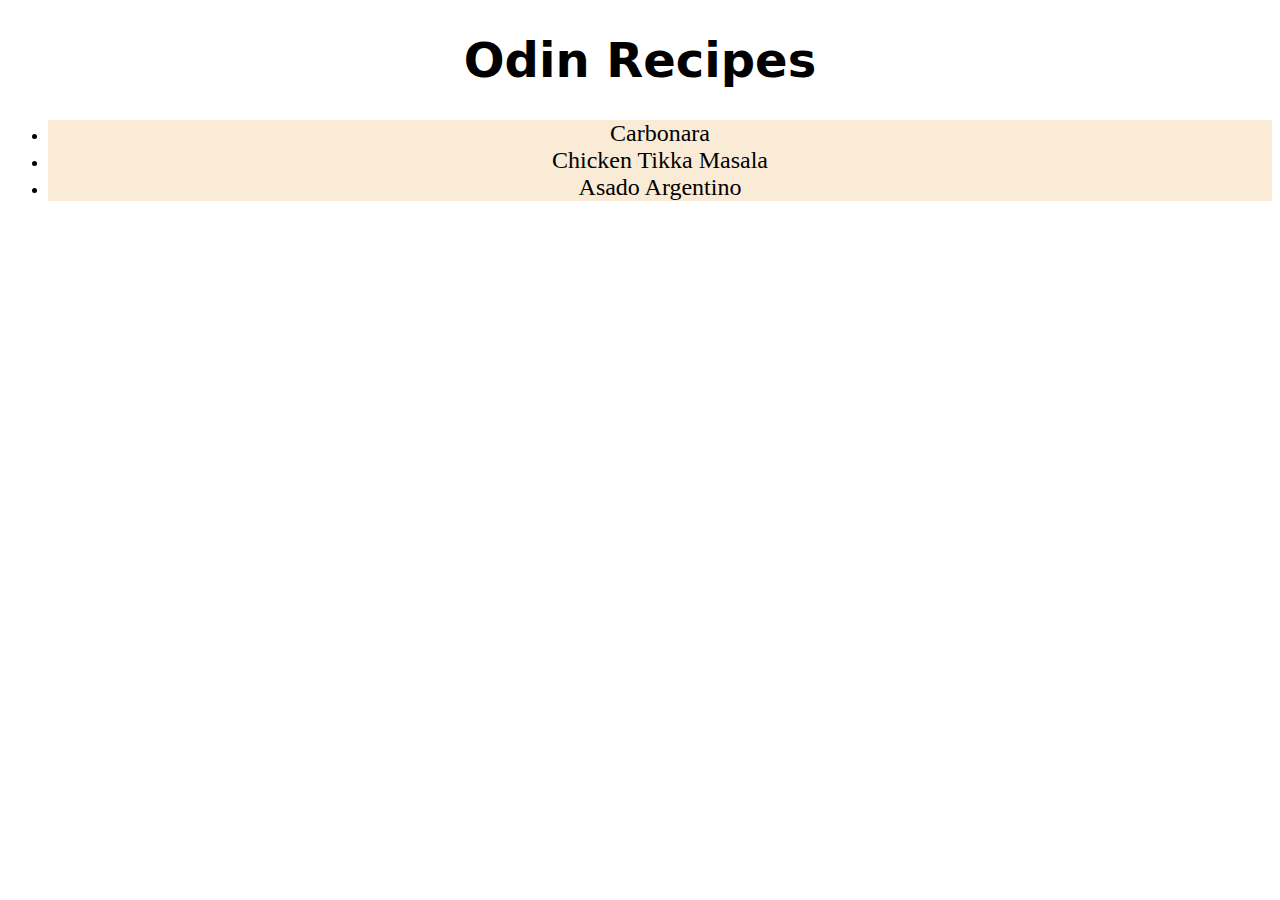
<file: index.html>
<!DOCTYPE html>
<html lang="en">
<head>
    <meta charset="UTF-8">
    <meta name="viewport" content="width=device-width, initial-scale=1.0">
    <link rel="stylesheet" href="styles.css">
    <title>Recipes Webpage</title>
</head>
<body>
    <h1 class="heading">Odin Recipes</h1>
        <ul>
            <div class="recipe-container">
                <li class="list"><a class="list-item" href="recipes/carbonara.html">Carbonara</a></li>
                <li class="list"><a class="list-item" href="recipes/tikimasala.html">Chicken Tikka Masala</a></li>
                <li class="list"><a class="list-item" href="recipes/Asado.html">Asado Argentino</a></li>
            </div>
        </ul>
</body>
</html>
</file>
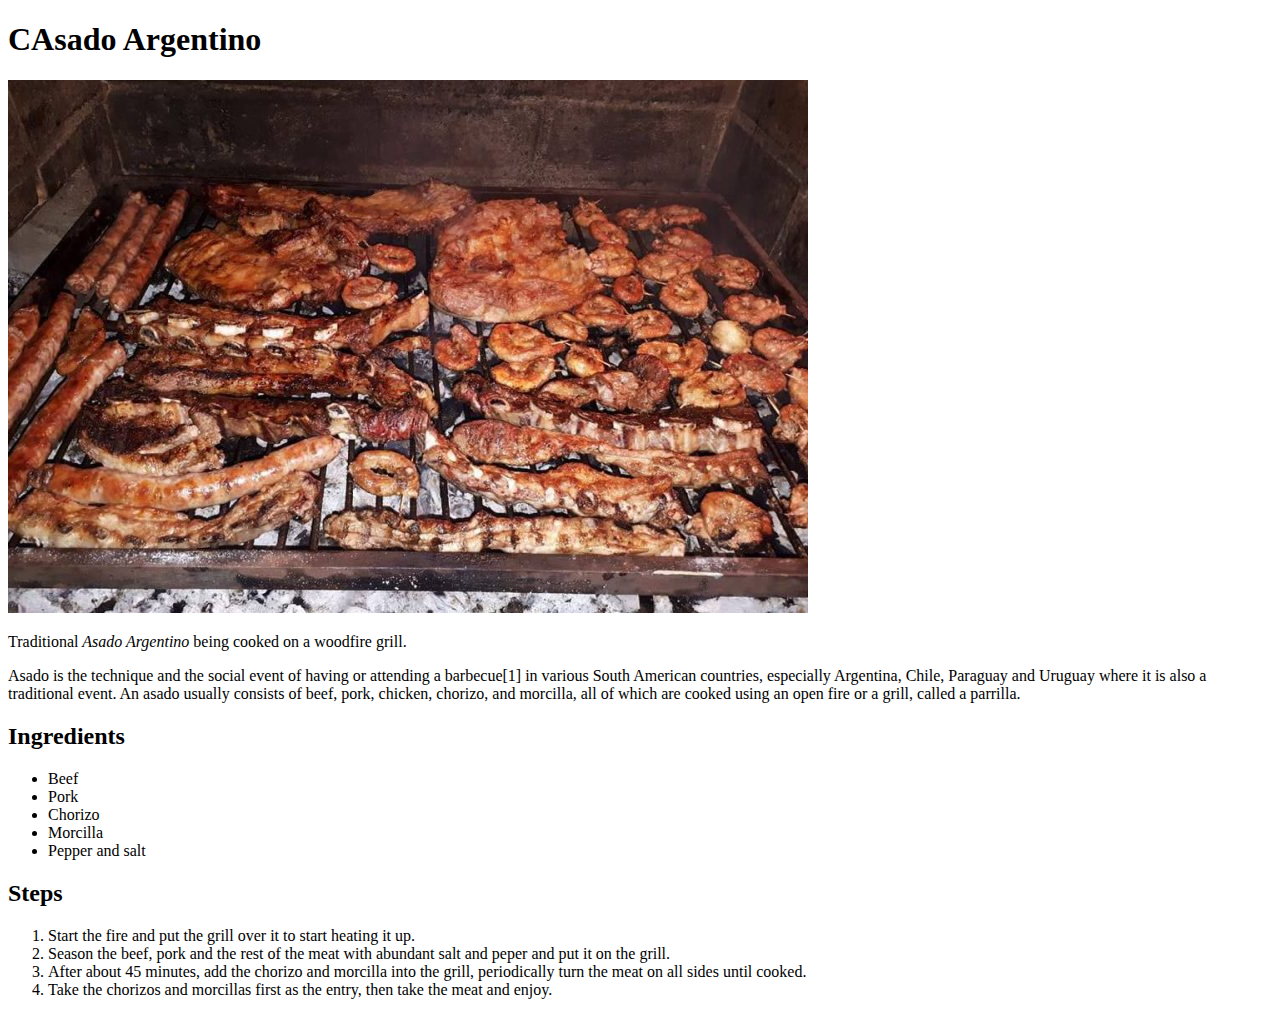
<file: recipes/Asado.html>
<!DOCTYPE html>
<html lang="en">
<head>
    <meta charset="UTF-8">
    <meta name="viewport" content="width=device-width, initial-scale=1.0">
    <title>Asado Argentino</title>
</head>
<body>
    <h1>CAsado Argentino</h1>
    <img src="/Assets/Asado.jpg" alt="Traditional display of an Argentinian Asado being cooked.">
    <p>Traditional<em> Asado Argentino </em>being cooked on a woodfire grill.</p>
    <p>Asado is the technique and the social event of having or 
        attending a barbecue[1] in various South American countries, 
        especially Argentina, Chile, Paraguay and Uruguay where it is 
        also a traditional event. An asado usually consists of beef, 
        pork, chicken, chorizo, and morcilla, all of which are cooked 
        using an open fire or a grill, called a parrilla.</p>
    <h2>Ingredients</h2>
        <ul>
            <li>Beef</li>
            <li>Pork</li>
            <li>Chorizo</li>
            <li>Morcilla</li>
            <li>Pepper and salt</li>
        </ul>
    <h2>Steps</h2>
        <ol>
            <li>Start the fire and put the grill over it to start heating it up.</li>
            <li>Season the beef, pork and the rest of the meat with abundant salt and peper and put it on the grill.</li>
            <li>After about 45 minutes, add the chorizo and morcilla into the grill, periodically turn the meat on all sides until cooked.</li>
            <li>Take the chorizos and morcillas first as the entry, then take the meat and enjoy.</li>
        </ol>
</body>
</html>
</file>
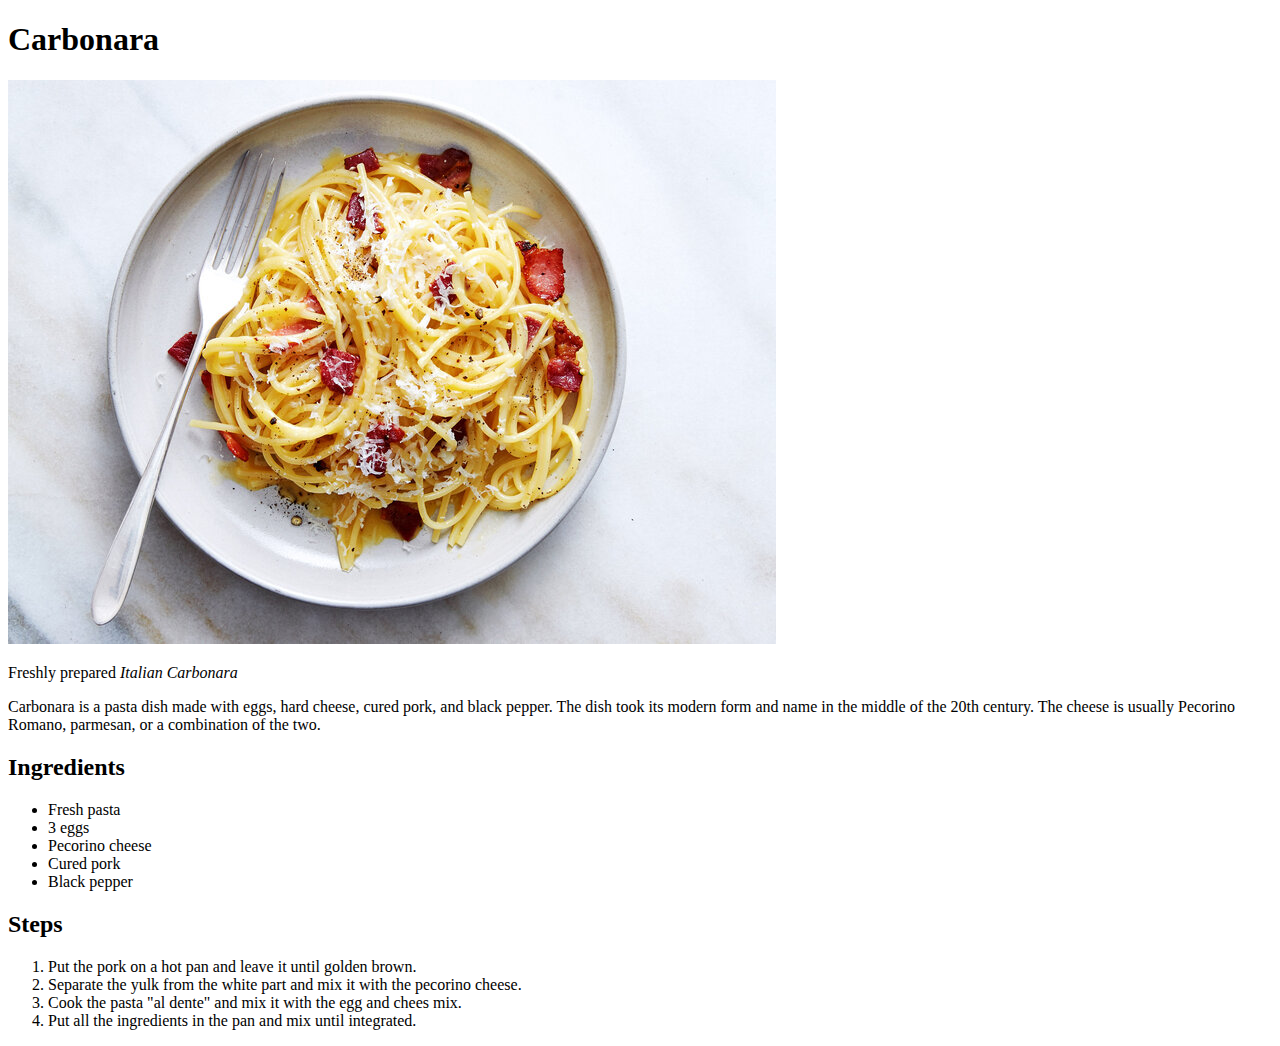
<file: recipes/carbonara.html>
<!DOCTYPE html>
<html lang="en">
<head>
    <meta charset="UTF-8">
    <meta name="viewport" content="width=device-width, initial-scale=1.0">
    <title>Carbonara</title>
</head>
<body>
    <h1>Carbonara</h1>
    <img src="/Assets/Carbonara.jpg" alt="Dish of Carbonara freshly made">
    <p>Freshly prepared <em>Italian Carbonara</em></p>
    <p>Carbonara is a pasta dish made with eggs, hard cheese,
    cured pork, and black pepper. The dish took its modern 
    form and name in the middle of the 20th century. 
    The cheese is usually Pecorino Romano, parmesan, 
    or a combination of the two.</p>
    <h2>Ingredients</h2>
        <ul>
            <li>Fresh pasta</li>
            <li> 3 eggs</li>
            <li>Pecorino cheese</li>
            <li>Cured pork</li>
            <li>Black pepper</li>
        </ul>
    <h2>Steps</h2>
        <ol>
            <li>Put the pork on a hot pan and leave it until golden brown.</li>
            <li>Separate the yulk from the white part and mix it with the pecorino cheese. </li>
            <li>Cook the pasta "al dente" and mix it with the egg and chees mix.</li>
            <li>Put all the ingredients in the pan and mix until integrated.</li>
        </ol>    
</body>
</html>
</file>
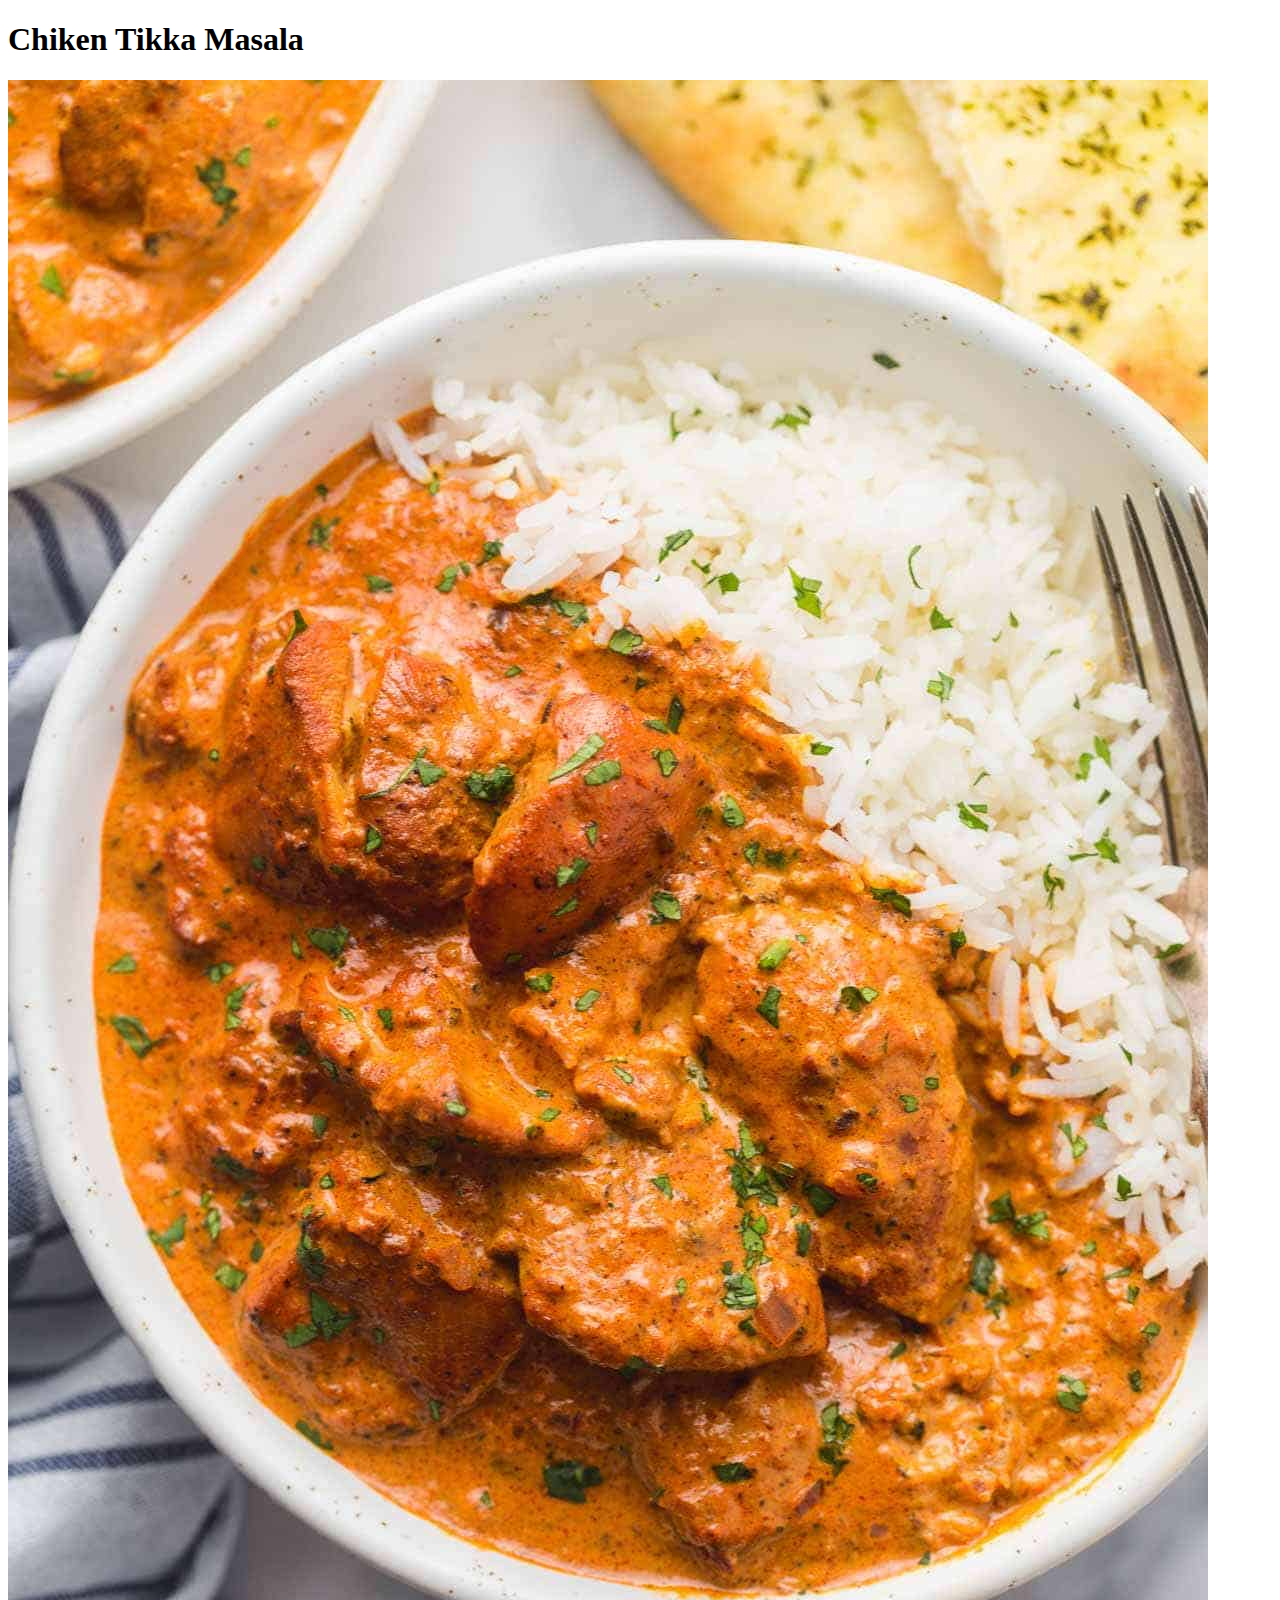
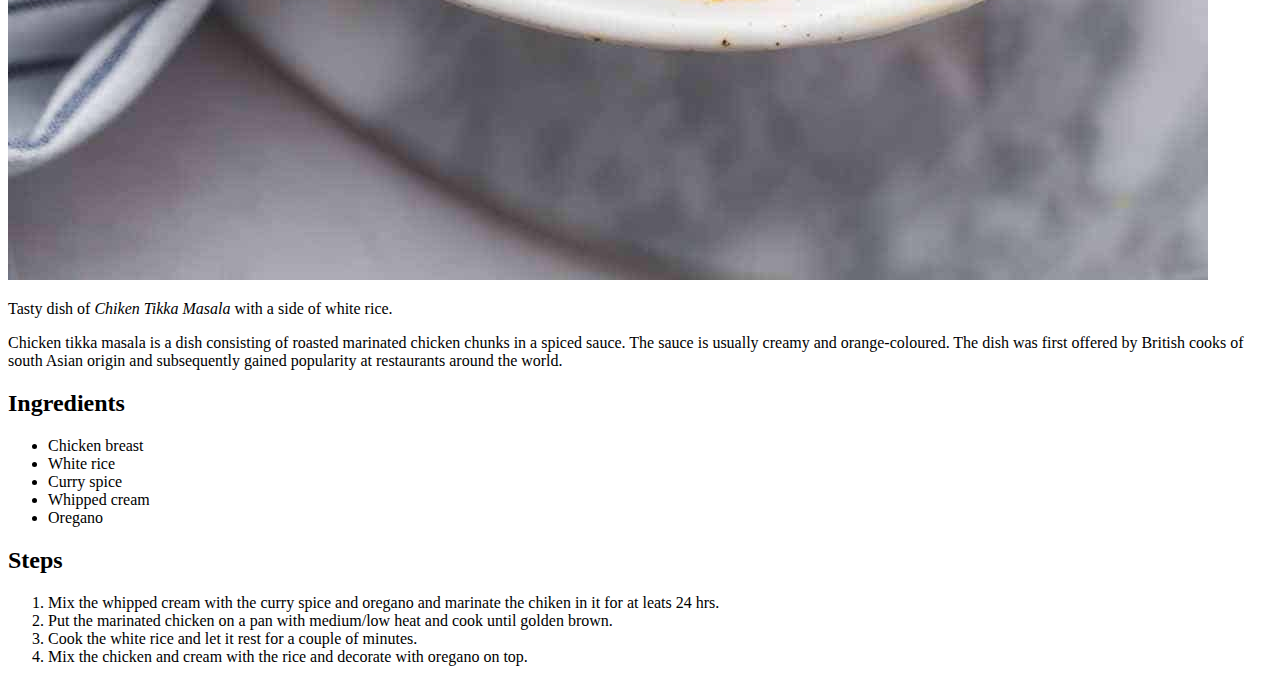
<file: recipes/tikimasala.html>
<!DOCTYPE html>
<html lang="en">
<head>
    <meta charset="UTF-8">
    <meta name="viewport" content="width=device-width, initial-scale=1.0">
    <title>Tikka masala</title>
</head>
<body>
    <h1>Chiken Tikka Masala</h1>
    <img src="/Assets/Tikka Masala.jpg" alt="Tasty dish of chiken Tikka Masala with a side of rice.">
    <p>Tasty dish of<em> Chiken Tikka Masala </em>with a side of white rice.</p>
    <p>Chicken tikka masala is a dish consisting of roasted marinated 
        chicken chunks in a spiced sauce. The sauce is usually creamy 
        and orange-coloured. The dish was first offered by British 
        cooks of south Asian origin and subsequently gained popularity 
        at restaurants around the world.</p>
    <h2>Ingredients</h2>
        <ul>
            <li>Chicken breast</li>
            <li>White rice</li>
            <li>Curry spice</li>
            <li>Whipped cream</li>
            <li>Oregano</li>
        </ul>
    <h2>Steps</h2>
        <ol>
            <li>Mix the whipped cream with the curry spice and oregano and marinate the chiken in it for at leats 24 hrs.</li>
            <li>Put the marinated chicken on a pan with medium/low heat and cook until golden brown.</li>
            <li>Cook the white rice and let it rest for a couple of minutes.</li>
            <li>Mix the chicken and cream with the rice and decorate with oregano on top.</li>
        </ol>    
</body>
</html>
</file>
<file: styles.css>
.heading {
    font-family: system-ui, -apple-system, BlinkMacSystemFont, 'Segoe UI', Roboto, Oxygen, Ubuntu, Cantarell, 'Open Sans', 'Helvetica Neue', sans-serif;
    font-size: 48px;
    text-align: center;
}

.list-item {
    text-decoration: none;
    color: black;
    font-size: 24px;
}

.list {
    text-align: center;

}

.recipe-container {
    background-color: antiquewhite;
}
</file>
